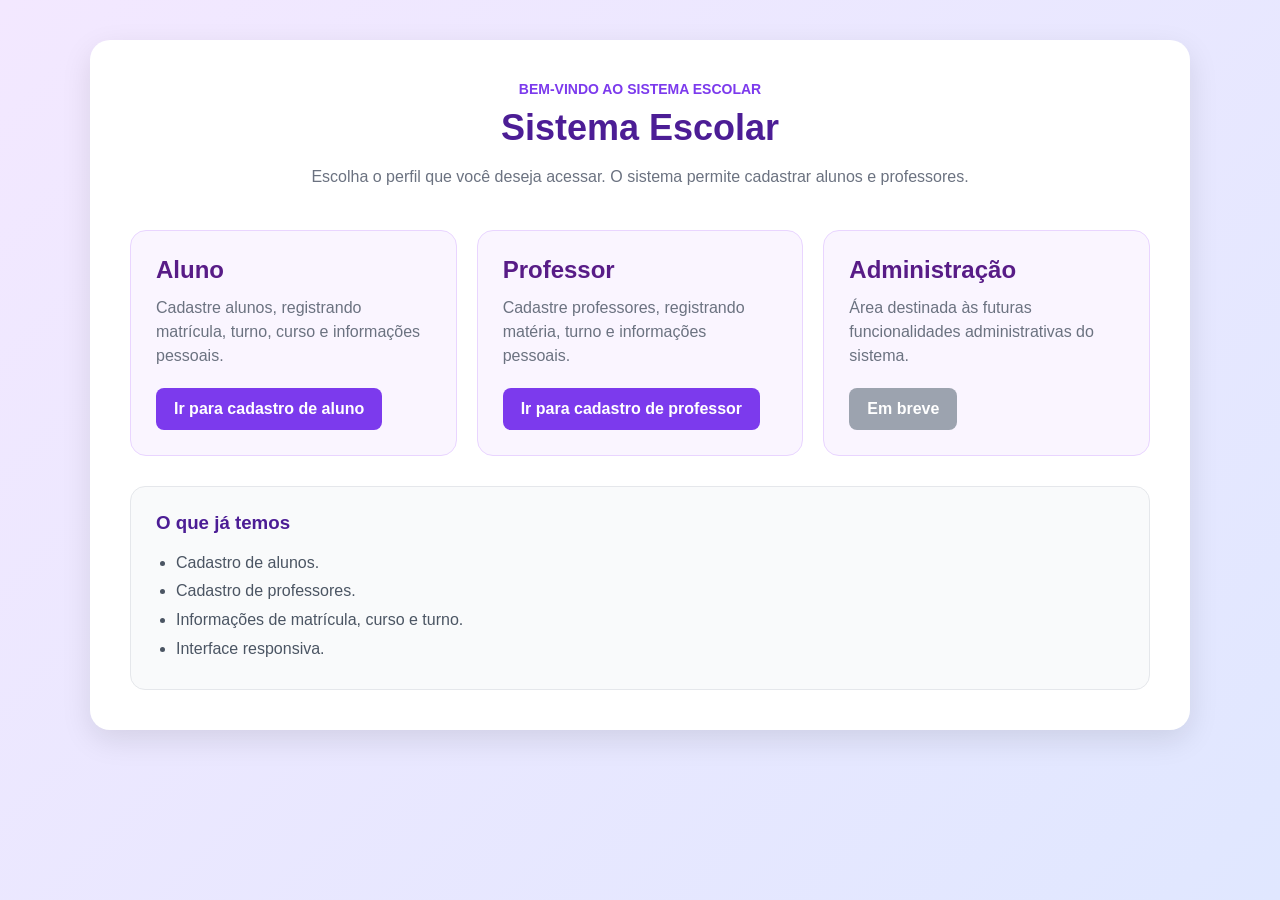
<file: index.html>
<!DOCTYPE html>
<html lang="pt-br">

<head>
    <meta charset="UTF-8">
    <meta name="viewport" content="width=device-width, initial-scale=1.0">

    <title>Sistema Escolar - Tela Principal</title>

    <link rel="stylesheet" href="estilo.css">
</head>

<body>

    <main class="painel-principal">

        <header class="cabecalho-principal">

            <span class="page">
                Bem-vindo ao Sistema Escolar
            </span>

            <h1>Sistema Escolar</h1>

            <p>
                Escolha o perfil que você deseja acessar.
                O sistema permite cadastrar alunos e professores.
            </p>

        </header>


        <section class="grade-perfis">

            <article class="cartao">

                <h2>Aluno</h2>

                <p>
                    Cadastre alunos, registrando matrícula,
                    turno, curso e informações pessoais.
                </p>

                <a class="link-botao" href="aluno.html">
                    Ir para cadastro de aluno
                </a>

            </article>


            <article class="cartao">

                <h2>Professor</h2>

                <p>
                    Cadastre professores, registrando
                    matéria, turno e informações pessoais.
                </p>

                <a class="link-botao" href="professor.html">
                    Ir para cadastro de professor
                </a>

            </article>


            <article class="cartao">

                <h2>Administração</h2>

                <p>
                    Área destinada às futuras funcionalidades
                    administrativas do sistema.
                </p>

                <span class="link-botao desabilitado">
                    Em breve
                </span>

            </article>

        </section>


        <section class="caixa-informacoes">

            <h3>O que já temos</h3>

            <ul>

                <li>
                    Cadastro de alunos.
                </li>

                <li>
                    Cadastro de professores.
                </li>

                <li>
                    Informações de matrícula, curso e turno.
                </li>

                <li>
                    Interface responsiva.
                </li>

            </ul>

        </section>

    </main>

</body>

</html>
</file>
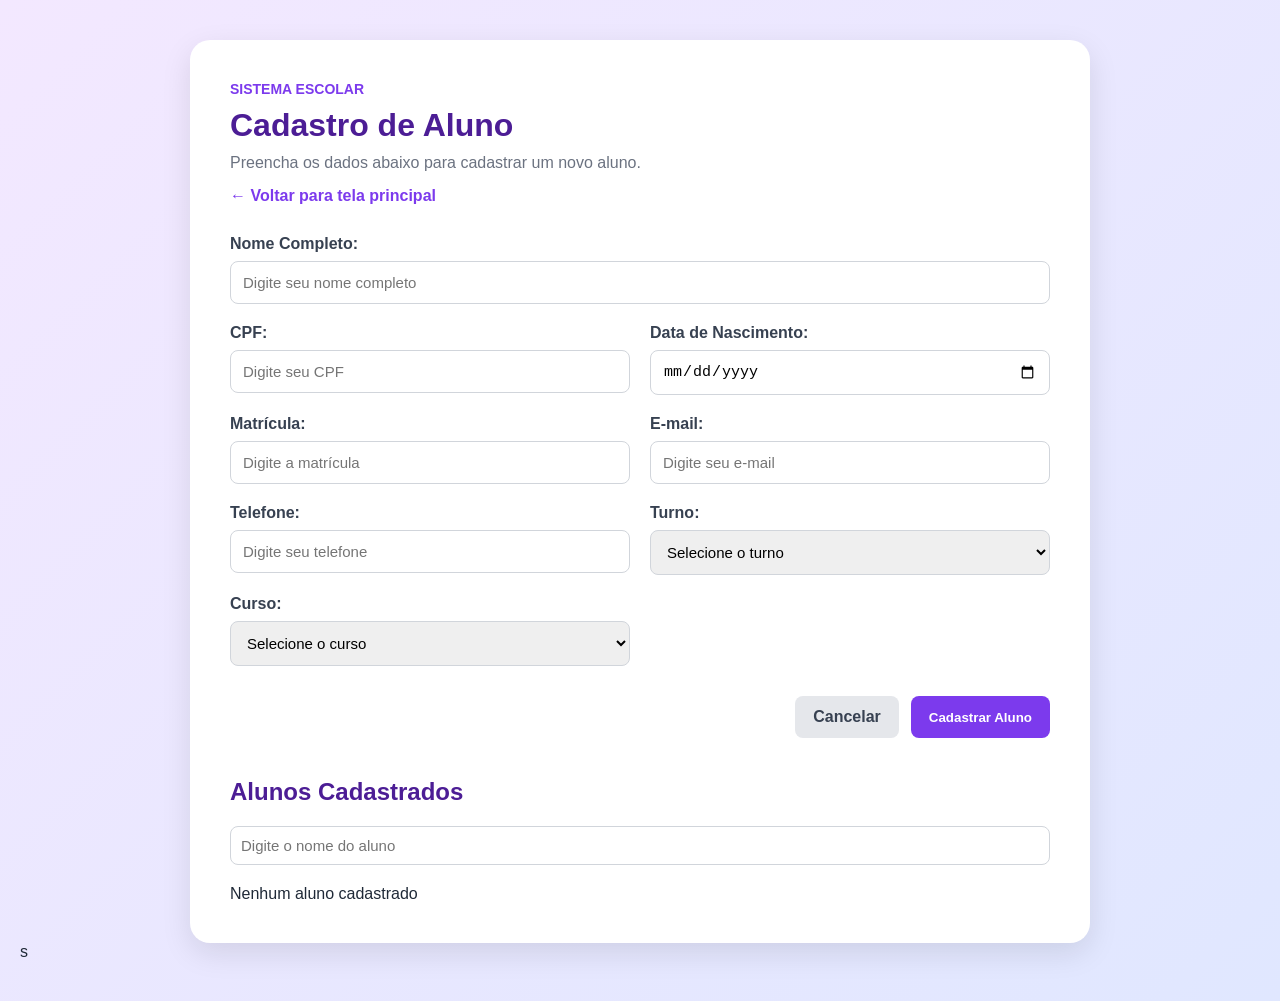
<file: aluno.html>
<!DOCTYPE html>
<html lang="pt-br">

<head>

    <meta charset="UTF-8">
    <meta name="viewport" content="width=device-width, initial-scale=1.0">
    <title>Cadastro de Aluno</title>
    <link rel="stylesheet" href="estilo.css">

</head>

<body>
    <main class="pagina-cadastro">
        <header class="cabecalho-cadastro">
            <span class="page">
                Sistema Escolar
            </span>
            <h1>
                Cadastro de Aluno
            </h1>

            <p>
                Preencha os dados abaixo para cadastrar um novo aluno.
            </p>
            <a class="link-voltar" href="index.html">
                ← Voltar para tela principal
            </a>

        </header>


        <form id="formAluno">

            <div class="form-grid">


                <div class="campo campo-grande">

                    <label for="nome">
                        Nome Completo:
                    </label>

                    <input type="text" id="nome" placeholder="Digite seu nome completo" required>

                </div>


                <div class="campo">

                    <label for="CPF">
                        CPF:
                    </label>

                    <input type="text" id="CPF" placeholder="Digite seu CPF">

                </div>


                <div class="campo">

                    <label for="dataNascimento">
                        Data de Nascimento:
                    </label>

                    <input type="date" id="dataNascimento"required>

                </div>


                <div class="campo">

                    <label for="matricula">
                        Matrícula:
                    </label>

                    <input type="text" id="matricula" placeholder="Digite a matrícula"required>

                </div>


                <div class="campo">

                    <label for="email">
                        E-mail:
                    </label>

                    <input type="email" id="email" placeholder="Digite seu e-mail" required>

                </div>


                <div class="campo">

                    <label for="telefone">
                        Telefone:
                    </label>

                    <input type="text" id="telefone" placeholder="Digite seu telefone"required>

                </div>


                <div class="campo">

                    <label for="turno">
                        Turno:
                    </label>

                    <select id="turno"required>

                        <option value="">
                            Selecione o turno
                        </option>

                        <option value="Integral">
                            Integral
                        </option>

                        <option value="Noturno">
                            Noturno
                        </option>

                    </select>

                </div>


                <div class="campo">

                    <label for="curso">
                        Curso:
                    </label>

                    <select id="curso"required>

                        <option value="">
                            Selecione o curso
                        </option>

                        <option value="1º Ano - Desenvolvimento de Sistemas">
                            1º Ano - Desenvolvimento de Sistemas
                        </option>

                        <option value="2º Ano - Desenvolvimento de Sistemas">
                            2º Ano - Desenvolvimento de Sistemas
                        </option>

                        <option value="3º Ano - Desenvolvimento de Sistemas">
                            3º Ano - Desenvolvimento de Sistemas
                        </option>

                        <option value="1º Ano - Agronegócio">
                            1º Ano - Agronegócio
                        </option>

                        <option value="2º Ano - Agronegócio">
                            2º Ano - Agronegócio
                        </option>

                        <option value="3º Ano - Agronegócio">
                            3º Ano - Agronegócio
                        </option>

                        <option value="EJA">
                            EJA
                        </option>

                        <option value="Ensino Regular">
                            Ensino Regular
                        </option>

                    </select>

                </div>

            </div>


            <div class="acoes">

                <a href="index.html" class="botao-secundario">
                    Cancelar
                </a>

                <button type="button" onclick="CadastrarAluno()">
                    Cadastrar Aluno
                </button>

            </div>

        </form>
         <section class="lista-alunos">
        <h2>Alunos Cadastrados</h2>
        <input  type="text"  id="pesquisaAluno"  placeholder="Digite o nome do aluno">

    <div id="listaAlunos">
         <p>Nenhum aluno cadastrado</p>
    </div>
    </section>


    </main>


    <script src="script.js"></script>
    
    <script src="alunos.js"></script>s

</body>

</html>
</file>
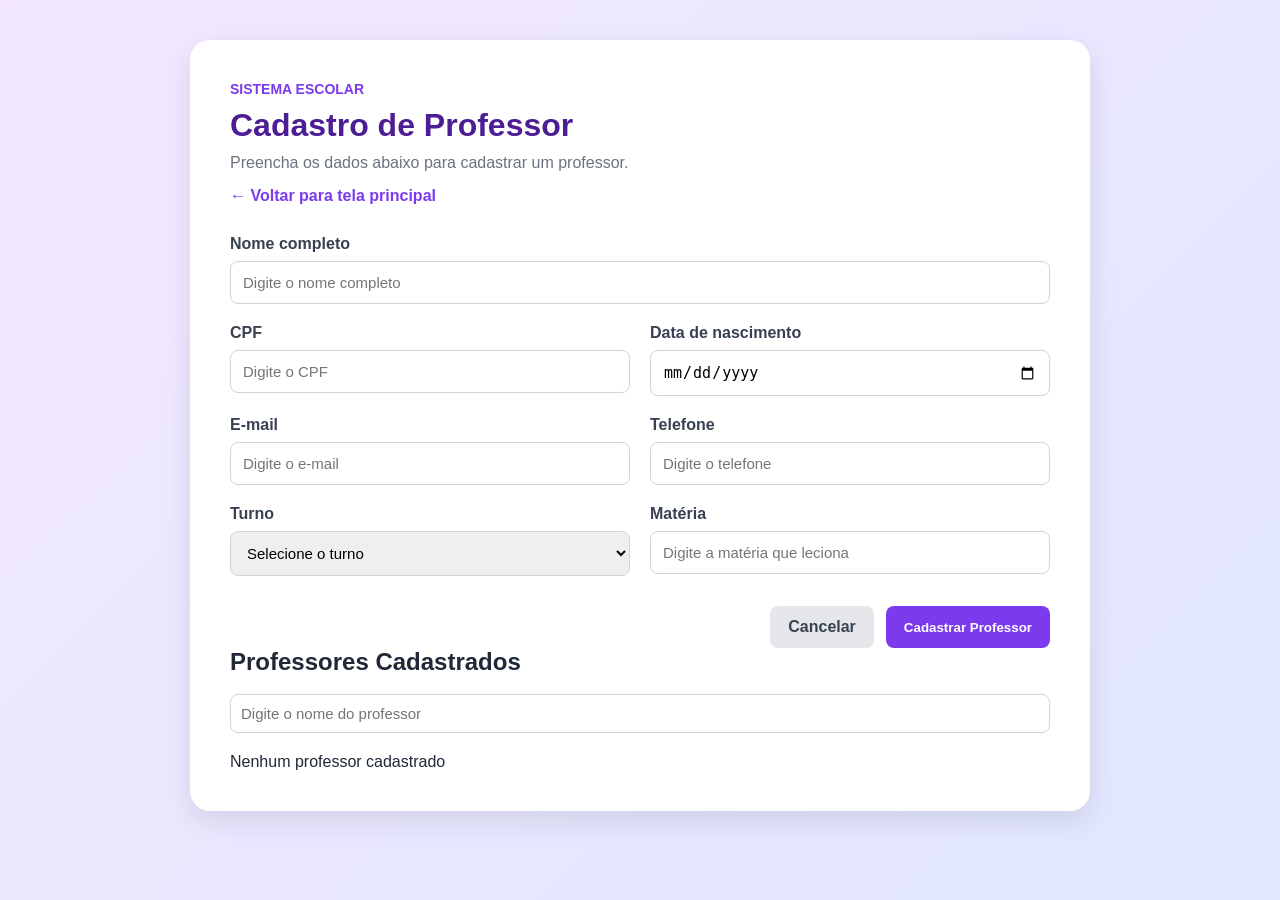
<file: professor.html>
<!DOCTYPE html>
<html lang="pt-br">

<head>

    <meta charset="UTF-8">

    <meta name="viewport" content="width=device-width, initial-scale=1.0">

    <title>Cadastro de Professor</title>

    <link rel="stylesheet" href="estilo.css">

</head>

<body>

    <main class="pagina-cadastro">

        <header class="cabecalho-cadastro">

            <span class="page">
                Sistema Escolar
            </span>

            <h1>
                Cadastro de Professor
            </h1>

            <p>
                Preencha os dados abaixo para cadastrar um professor.
            </p>

            <a class="link-voltar" href="index.html">
                ← Voltar para tela principal
            </a>

        </header>


        <form id="formProfessor">

            <div class="form-grid">


                <div class="campo campo-grande">

                    <label for="nome" >
                        Nome completo
                    </label>

                    <input type="text" id="nome" placeholder="Digite o nome completo" required>

                </div>


                <div class="campo">

                    <label for="CPF" >
                        CPF
                    </label>

                    <input type="text" id="CPF" placeholder="Digite o CPF" required>

                </div>


                <div class="campo" >

                    <label for="dataNascimento">
                        Data de nascimento
                    </label>

                    <input type="date" id="dataNascimento" placeholder="Digite a data de nascimento" required>

                </div>


                <div class="campo">

                    <label for="email">
                        E-mail
                    </label>

                    <input type="email" id="email" placeholder="Digite o e-mail" required>

                </div>


                <div class="campo">

                    <label for="telefone">
                        Telefone
                    </label>

                    <input type="text" id="telefone" placeholder="Digite o telefone" required>

                </div>


                <div class="campo" required>

                    <label for="turno">
                        Turno
                    </label>

                    <select id="turno">

                        <option value="">
                            Selecione o turno
                        </option>

                        <option value="Integral">
                            Integral
                        </option>

                        <option value="Noturno">
                            Noturno
                        </option>

                    </select>

                </div>


                <div class="campo">

                    <label for="materia" required>
                        Matéria
                    </label>

                    <input type="text" id="materia" placeholder="Digite a matéria que leciona">

                </div>

            </div>


            <div class="acoes">

                <a href="index.html" class="botao-secundario">
                    Cancelar
                </a>

                <button type="button" onclick="CadastrarProfessor()">
                    Cadastrar Professor
                </button>

            </div>

        </form>
<section class="lista-professores">
        <h2>Professores Cadastrados</h2>
 
    </section>
<div class="campobuscar">
    <br>
    <input type="search" id="pesquisaprofessor" placeholder="Digite o nome do professor">
</div>
   <div id="listaProfessores" class="lista-professores">
         <p>Nenhum professor cadastrado</p>
    </div>
  

 


    </main>

    <script src="script.js"></script>
    <script src="professor.js"></script>

</body>

</html>
</file>
<file: estilo.css>
* {
    box-sizing: border-box;
    margin: 0;
    padding: 0;
}


body {
    min-height: 100vh;

    font-family: Arial, Helvetica, sans-serif;

    background: linear-gradient(
        135deg,
        #f3e8ff,
        #e0e7ff
    );

    color: #1f2937;

    padding: 40px 20px;
}


/* =========================
   TELA PRINCIPAL
   ========================= */

.painel-principal {
    max-width: 1100px;

    margin: 0 auto;

    background: white;

    padding: 40px;

    border-radius: 20px;

    box-shadow: 0 10px 30px rgba(0, 0, 0, 0.10);
}


.cabecalho-principal {
    text-align: center;

    margin-bottom: 40px;
}


.page {
    display: inline-block;

    margin-bottom: 10px;

    color: #7c3aed;

    font-size: 14px;

    font-weight: bold;

    text-transform: uppercase;
}


.cabecalho-principal h1 {
    font-size: 36px;

    margin-bottom: 15px;

    color: #4c1d95;
}


.cabecalho-principal p {
    max-width: 700px;

    margin: 0 auto;

    line-height: 1.6;

    color: #6b7280;
}


/* =========================
   CARTÕES
   ========================= */

.grade-perfis {
    display: grid;

    grid-template-columns: repeat(3, 1fr);

    gap: 20px;

    margin-bottom: 30px;
}


.cartao {
    padding: 25px;

    border-radius: 16px;

    background: #faf5ff;

    border: 1px solid #e9d5ff;

    transition: 0.3s;
}


.cartao:hover {
    transform: translateY(-5px);

    box-shadow: 0 8px 20px rgba(0, 0, 0, 0.10);
}


.cartao h2 {
    color: #581c87;

    margin-bottom: 12px;
}


.cartao p {
    color: #6b7280;

    line-height: 1.5;

    margin-bottom: 20px;
}


.link-botao,
button {
    display: inline-block;

    border: none;

    padding: 12px 18px;

    border-radius: 8px;

    background: #7c3aed;

    color: white;

    text-decoration: none;

    font-weight: bold;

    cursor: pointer;

    transition: 0.3s;
}


.link-botao:hover,
button:hover {
    background: #5b21b6;
}


.desabilitado {
    background: #9ca3af;

    cursor: not-allowed;
}


/* =========================
   INFORMAÇÕES
   ========================= */

.caixa-informacoes {
    padding: 25px;

    background: #f9fafb;

    border-radius: 15px;

    border: 1px solid #e5e7eb;
}


.caixa-informacoes h3 {
    margin-bottom: 15px;

    color: #4c1d95;
}


.caixa-informacoes ul {
    padding-left: 20px;

    line-height: 1.8;

    color: #4b5563;
}


/* =========================
   PÁGINA DE CADASTRO
   ========================= */

.pagina-cadastro {
    max-width: 900px;

    margin: 0 auto;

    background: white;

    padding: 40px;

    border-radius: 20px;

    box-shadow: 0 10px 30px rgba(0, 0, 0, 0.10);
}


.cabecalho-cadastro {
    margin-bottom: 30px;
}


.cabecalho-cadastro h1 {
    color: #4c1d95;

    margin-bottom: 10px;
}


.cabecalho-cadastro p {
    color: #6b7280;

    margin-bottom: 15px;
}


.link-voltar {
    color: #7c3aed;

    text-decoration: none;

    font-weight: bold;
}


.link-voltar:hover {
    text-decoration: underline;
}


/* =========================
   FORMULÁRIO
   ========================= */

.form-grid {
    display: grid;

    grid-template-columns: repeat(2, 1fr);

    gap: 20px;
}


.campo {
    display: flex;

    flex-direction: column;

    gap: 8px;
}


.campo-grande {
    grid-column: 1 / -1;
}


.campo label {
    font-weight: bold;

    color: #374151;
}


.campo input,
.campo select {
    width: 100%;

    padding: 12px;

    border: 1px solid #d1d5db;

    border-radius: 8px;

    font-size: 15px;

    outline: none;
}


.campo input:focus,
.campo select:focus {
    border-color: #7c3aed;

    box-shadow: 0 0 0 3px rgba(124, 58, 237, 0.10);
}


/* =========================
   BOTÕES
   ========================= */

.acoes {
    display: flex;

    justify-content: flex-end;

    gap: 12px;

    margin-top: 30px;
}


.botao-secundario {
    display: inline-block;

    padding: 12px 18px;

    border-radius: 8px;

    background: #e5e7eb;

    color: #374151;

    text-decoration: none;

    font-weight: bold;
}


.botao-secundario:hover {
    background: #d1d5db;
}


/* =========================
   RESPONSIVIDADE
   ========================= */

@media (max-width: 800px) {

    .grade-perfis {
        grid-template-columns: 1fr;
    }

}


@media (max-width: 600px) {

    body {
        padding: 20px 10px;
    }


    .painel-principal,
    .pagina-cadastro {
        padding: 25px 20px;
    }


    .cabecalho-principal h1 {
        font-size: 28px;
    }


    .form-grid {
        grid-template-columns: 1fr;
    }


    .campo-grande {
        grid-column: auto;
    }


    .acoes {
        flex-direction: column;
    }


    .acoes button,
    .botao-secundario {
        width: 100%;

        text-align: center;
    }

}
.lista-alunos {
    margin-top: 40px;
}

.lista-alunos h2 {
    margin-bottom: 20px;
    color: #4c1d95;
}

#listaAlunos {
    display: grid;
    gap: 15px;
}

.aluno-card {
    padding: 20px;

    background: #faf5ff;

    border: 1px solid #e9d5ff;

    border-radius: 12px;
}

.aluno-card h3 {
    margin-bottom: 10px;

    color: #581c87;
}

.aluno-card p {
    margin-bottom: 5px;

    color: #4b5563;
}

#pesquisaAluno {
    width: 100%;
    padding: 10px;
    margin-bottom: 20px;
    border: 1px solid #d1d5db;
    border-radius: 8px;
    font-size: 15px;
}
#pesquisaprofessor {
    width: 100%;
    padding: 10px;
    margin-bottom: 20px;
    border: 1px solid #d1d5db;
    border-radius: 8px;
    font-size: 15px;
}
</file>
